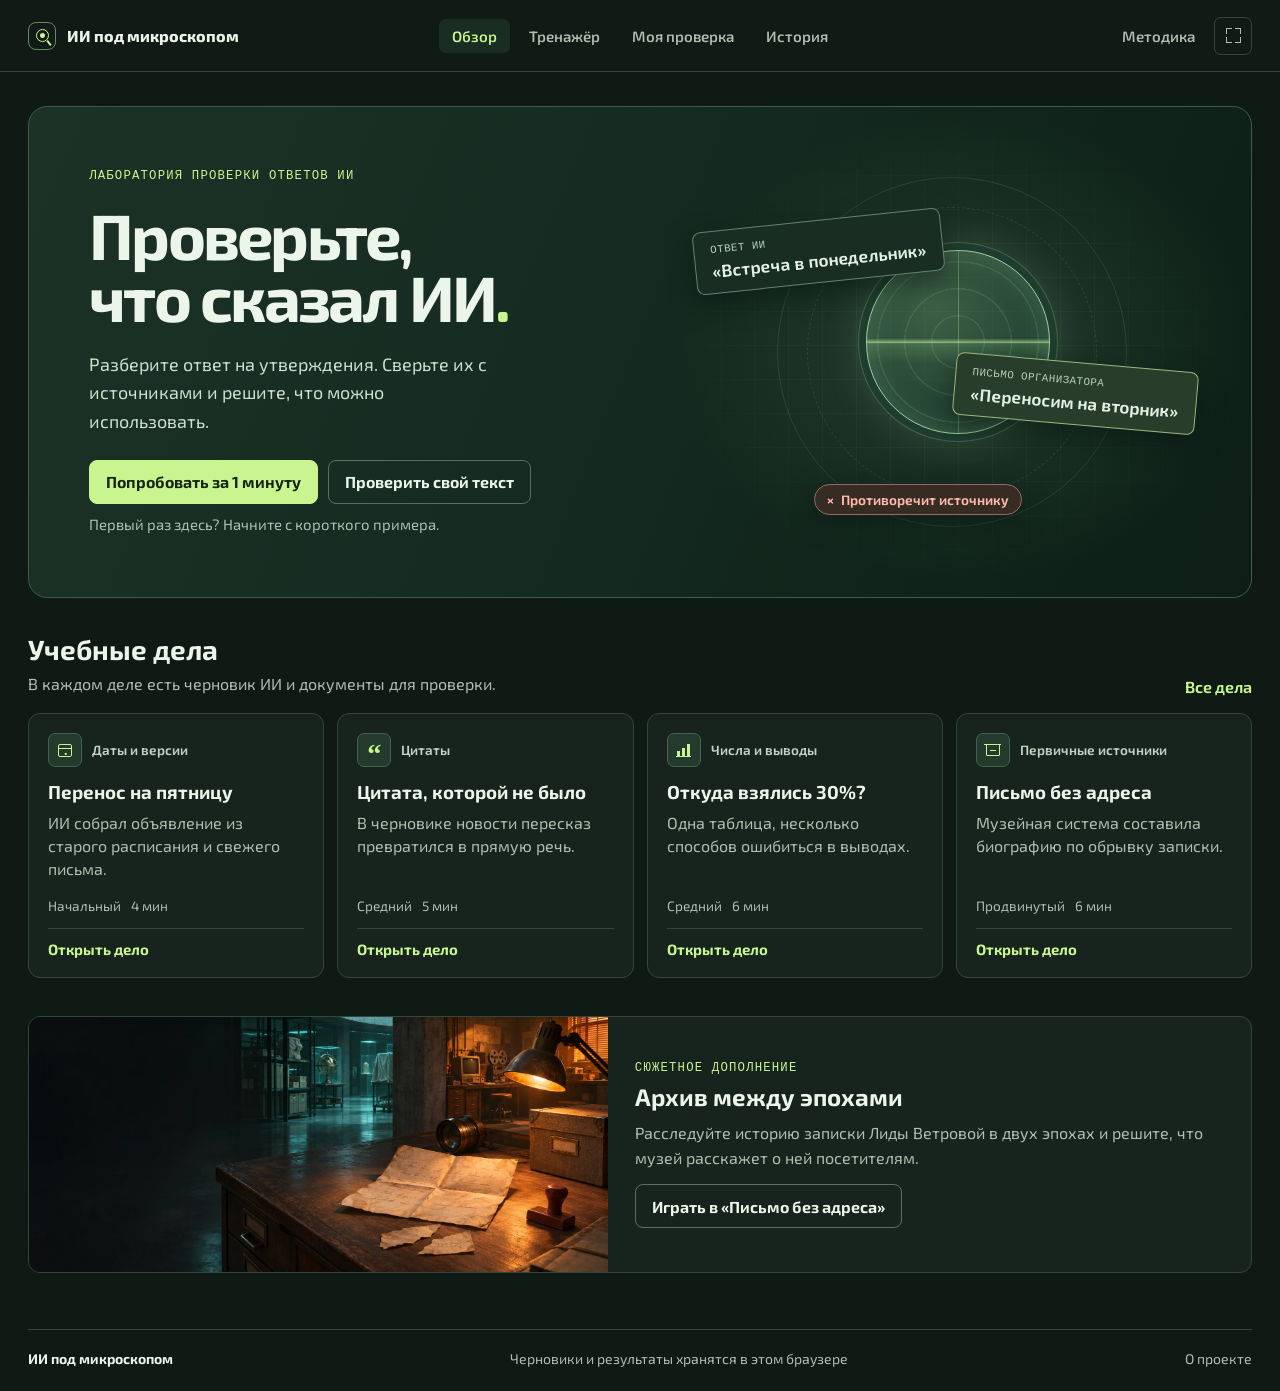
<file: index.html>
<!doctype html>
<html lang="ru">
<head>
  <meta charset="utf-8">
  <meta name="viewport" content="width=device-width, initial-scale=1">
  <meta name="description" content="Интерактивная лаборатория проверки ответов ИИ. Сверяйте утверждения с источниками и сохраняйте собственные отчёты.">
  <meta name="theme-color" content="#101a15">
  <meta property="og:title" content="ИИ под микроскопом">
  <meta property="og:description" content="Интерактивная лаборатория проверки ответов ИИ.">
  <link rel="icon" href="data:,">
  <title>ИИ под микроскопом</title>
  <link rel="stylesheet" href="microscope.css?v=2">
  <script src="cases.js?v=1" defer></script>
  <script src="microscope.js?v=2" defer></script>
</head>
<body>
  <a class="skip" href="#content">К содержанию</a>
  <header class="top">
    <a class="brand" href="#home" aria-label="ИИ под микроскопом, обзор"><span class="brand-mark" aria-hidden="true"></span>ИИ под микроскопом</a>
    <nav aria-label="Разделы приложения">
      <a data-nav="home" href="#home">Обзор</a>
      <a data-nav="practice" href="#practice">Тренажёр</a>
      <a data-nav="own" href="#own">Моя проверка</a>
      <a data-nav="history" href="#history">История</a>
    </nav>
    <div class="top-tools">
      <a class="top-help" data-nav="guide" href="#guide">Методика</a>
      <button class="icon-btn" id="app-fullscreen" type="button" aria-label="Развернуть приложение на весь экран" title="На весь экран" hidden><span class="fullscreen-mark" aria-hidden="true"></span></button>
    </div>
  </header>
  <main id="content" class="app" tabindex="-1"></main>
  <footer class="footer">
    <span>ИИ под микроскопом</span>
    <span>Черновики и результаты хранятся в этом браузере</span>
    <a href="#about">О проекте</a>
  </footer>
  <p class="sr-only" id="announcer" role="status"></p>
  <noscript><p class="noscript">Для работы лаборатории включите JavaScript в браузере.</p></noscript>
</body>
</html>
</file>
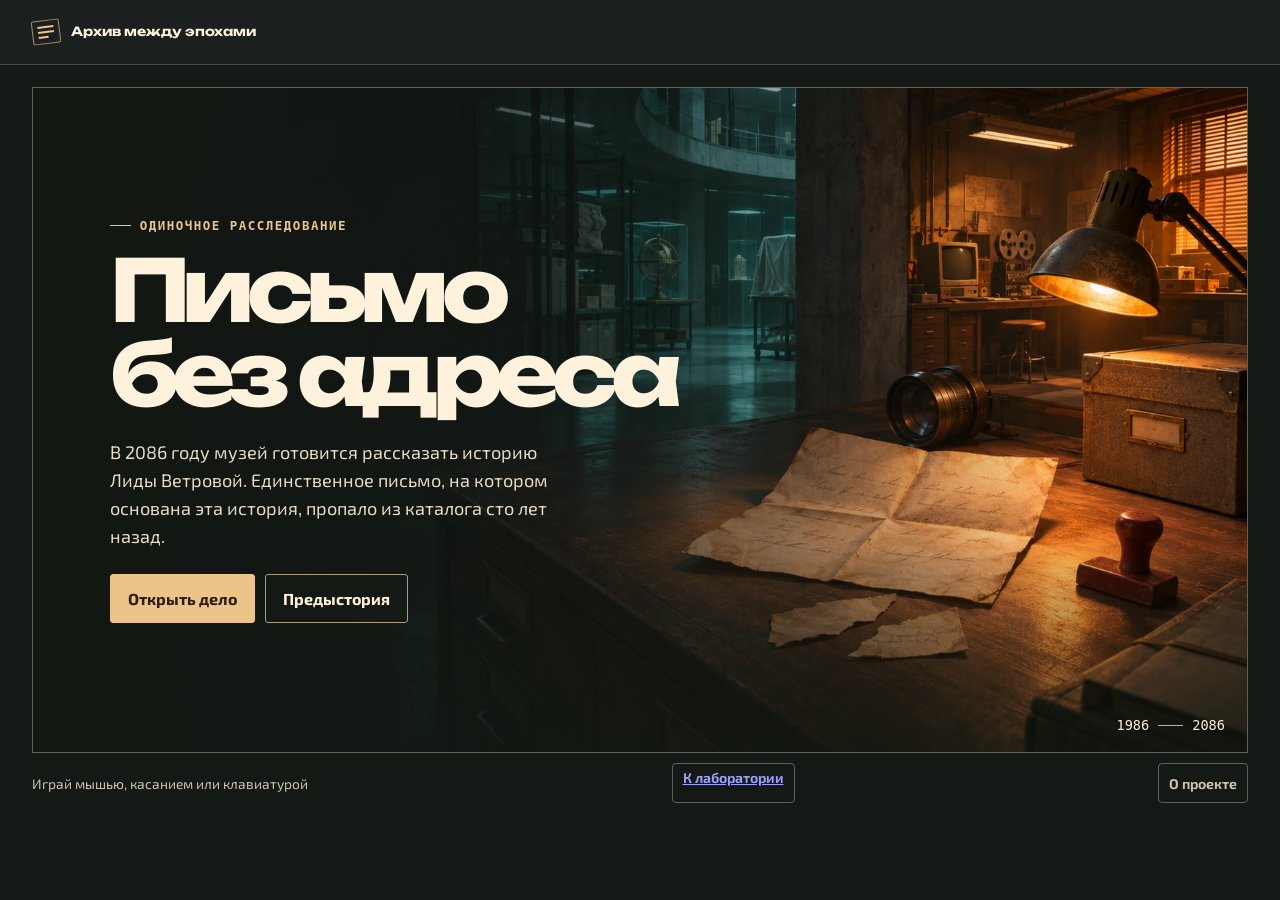
<file: archive.html>
<!doctype html>
<html lang="ru">
<head>
  <meta charset="utf-8">
  <meta name="viewport" content="width=device-width, initial-scale=1">
  <meta name="description" content="Одиночное расследование в двух эпохах. Восстанови письмо, проверь музейную сводку и реши, что попадёт на выставку.">
  <meta name="theme-color" content="#1b201e">
  <link rel="stylesheet" href="style.css?v=4">
  <title>Архив между эпохами</title>
  <script src="game.js?v=4" defer></script>
  <script src="menu.js?v=4" defer></script>
</head>
<body data-era="past" data-room="lab" data-view="menu">
  <header class="topbar">
    <div class="shell topbar-inner">
      <div class="brand"><span class="seal" aria-hidden="true"><i></i><i></i><i></i></span><span>Архив между эпохами</span></div>
    </div>
  </header>

  <main class="shell menu-screen" id="main-menu" aria-labelledby="menu-title">
    <section class="cover-art">
      <div class="cover-content">
        <p class="menu-kicker"><span></span> Одиночное расследование</p>
        <h1 id="menu-title" tabindex="-1">Письмо<br>без адреса</h1>
        <p class="cover-intro">В 2086 году музей готовится рассказать историю Лиды Ветровой. Единственное письмо, на котором основана эта история, пропало из каталога сто лет назад.</p>
        <div class="menu-actions">
          <button type="button" class="hero-button" id="start-game">Открыть дело</button>
          <button type="button" class="cover-button" id="read-prologue">Предыстория</button>
        </div>
        <p class="menu-progress" id="menu-progress" hidden></p>
      </div>
      <p class="cover-eras"><span>1986</span><i></i><span>2086</span></p>
    </section>
    <footer class="menu-footer">
      <span>Играй мышью, касанием или клавиатурой</span>
      <a class="text-btn" href="index.html">К лаборатории</a>
      <button class="text-btn" id="menu-credits" type="button">О проекте</button>
    </footer>
    <noscript><p class="browser-note">Чтобы играть, включи JavaScript в браузере.</p></noscript>
  </main>

  <main class="shell game-screen" id="game-view" hidden>
    <section class="case-heading" aria-labelledby="case-title">
      <div>
        <p class="eyebrow case-tag" id="case-number">Дело № 17</p>
        <h1 id="case-title" tabindex="-1">Письмо без адреса</h1>
      </div>
      <div class="game-controls">
        <div class="topbar-actions" role="group" aria-label="Управление игрой">
          <button class="quiet" id="back-menu" type="button">В меню</button>
          <button class="quiet" id="help" type="button">Как играть</button>
          <button class="quiet fullscreen" id="fullscreen" type="button" aria-pressed="false"><span class="fullscreen-icon" aria-hidden="true"></span><span id="fullscreen-label">Игра на весь экран</span></button>
        </div>
        <ol class="steps" id="steps" aria-label="Ход расследования"></ol>
      </div>
    </section>

    <div class="game-layout">
      <section class="game" aria-label="Архив">
        <div class="room-bar">
          <nav id="room-nav" class="room-nav" aria-label="Локации"></nav>
          <div class="time-controls">
            <div class="eras" role="group" aria-label="Выбор эпохи">
              <button type="button" data-era-control="past" aria-pressed="true" aria-keyshortcuts="1">1986 <span>прошлое</span></button>
              <button type="button" data-era-control="future" aria-pressed="false" aria-keyshortcuts="2">2086 <span>будущее</span></button>
            </div>
            <button class="quiet compare-toggle" id="compare" type="button" aria-pressed="false" aria-controls="compare-controls"><span aria-hidden="true">◫</span> Сравнить эпохи</button>
          </div>
        </div>
        <div class="scene" id="scene">
          <img src="assets/1986.webp" id="scene-image-past" alt="" width="1536" height="512" class="past-room" draggable="false">
          <img src="assets/2086.webp" id="scene-image-future" alt="" width="1536" height="512" class="future-room" draggable="false">
          <div class="scene-caption"><span class="lamp" aria-hidden="true"></span><span id="location">Лаборатория архива</span></div>
          <div class="hotspots" id="hotspots" aria-label="Предметы в комнате"></div>
          <div class="compare-surface" id="compare-surface" aria-hidden="true" hidden>
            <div class="compare-split"><span>‹ ›</span></div>
          </div>
          <div class="scene-transit" id="scene-transit" aria-hidden="true"><span></span></div>
        </div>
        <div class="compare-controls" id="compare-controls" hidden>
          <div class="compare-range">
            <span aria-hidden="true">1986</span>
            <input id="compare-range" type="range" min="0" max="100" value="50" aria-label="Граница между прошлым и будущим" aria-describedby="compare-note">
            <span aria-hidden="true">2086</span>
          </div>
          <p id="compare-note" role="status">Проведи границу в обе стороны, чтобы сверить два снимка.</p>
          <button class="quiet" id="compare-evidence" type="button" hidden>Зафиксировать наблюдение</button>
        </div>
        <div class="room-bench" id="room-bench" aria-label="Механизмы"></div>
        <section class="inventory" aria-labelledby="inventory-title">
          <div class="inventory-head">
            <h2 id="inventory-title"><span aria-hidden="true">▧</span> Инвентарь</h2>
            <span class="inventory-caption">Перетащи предмет или выбери, куда его применить</span>
          </div>
          <div class="inventory-items" id="inventory-items"></div>
          <p class="inventory-empty" id="inventory-empty">Осматривай предметы в комнате, чтобы пополнить инвентарь.</p>
          <p class="inventory-status" id="inventory-status" role="status"></p>
        </section>
      </section>

      <aside class="sidebar">
        <section class="mission" aria-labelledby="mission-label">
          <p class="eyebrow" id="mission-label">Текущая задача</p>
          <p id="mission" aria-live="polite"></p>
          <button class="quiet hint" id="hint" type="button"><span aria-hidden="true">✦</span> Подсказка</button>
        </section>
        <section class="journal" aria-labelledby="journal-title">
          <div class="journal-header">
            <span class="journal-icon" aria-hidden="true">▤</span>
            <h2 id="journal-title">Журнал находок</h2>
            <span id="clue-count" class="count">0</span>
          </div>
          <ul class="clues" id="clues"></ul>
          <p class="empty" id="empty">Осмотренные документы можно перечитать здесь в любой эпохе.</p>
        </section>
      </aside>
    </div>
    <footer class="footer"><span id="save-status">Прогресс сохраняется в этом браузере</span><button class="text-btn" id="credits" type="button">Об игре</button></footer>
    <p class="sr-only" id="view-status" role="status"></p>
  </main>

  <div id="overlay-home">
    <dialog id="overlay" aria-labelledby="dialog-title">
    <div class="dialog-head">
      <div><p class="eyebrow" id="dialog-kicker"></p><h2 id="dialog-title"></h2></div>
      <form method="dialog"><button class="close" type="submit" aria-label="Закрыть">×</button></form>
    </div>
    <div id="dialog-body" class="dialog-body"></div>
    </dialog>
  </div>
</body>
</html>
</file>
<file: microscope.css>
@font-face {
  font-family: Exo;
  src: url("assets/fonts/exo-2.ttf") format("truetype");
  font-style: normal;
  font-weight: 100 900;
  font-display: swap;
}

:root {
  color-scheme: dark;
  --base: #101a15;
  --deep: #0c1511;
  --surface: #16241d;
  --raised: #1b2d23;
  --line: #31473a;
  --line-strong: #537361;
  --white: #ecf5e9;
  --muted: #aebfb2;
  --accent: #c8f58f;
  --ink: #172412;
  --red: #ffb1a6;
  --amber: #f5d392;
  --mono: ui-monospace, Consolas, monospace;
  font-family: Exo, system-ui, sans-serif;
  background: var(--base);
  color: var(--white);
  font-size: 1rem;
}

*, *::before, *::after { box-sizing: border-box; }
[hidden] { display: none !important; }
body { margin: 0; min-block-size: 100vh; display: flex; flex-direction: column; }
button, input, textarea { font: inherit; }
button { cursor: pointer; }
button:disabled { cursor: default; opacity: .55; }
a { color: inherit; text-decoration: none; }
button, a, input, textarea { -webkit-tap-highlight-color: transparent; }
:focus-visible { outline: 2px solid var(--accent); outline-offset: 4px; }
h1, h2, h3, p, blockquote { margin: 0; }
h2, h3 { line-height: 1.2; }
p { line-height: 1.58; }
img { display: block; max-inline-size: 100%; }
fieldset { border: 0; padding: 0; margin: 0; min-inline-size: 0; }
legend { padding: 0; margin-bottom: 10px; font-weight: 650; }
.sr-only, .skip:not(:focus) { position: absolute; inline-size: 1px; block-size: 1px; overflow: hidden; clip-path: inset(50%); white-space: nowrap; }
.skip:focus { position: fixed; z-index: 8; top: 8px; left: 8px; padding: 12px 18px; background: var(--accent); color: var(--ink); }
.noscript { padding: 32px; text-align: center; }

.top {
  display: grid;
  grid-template-columns: 1fr auto 1fr;
  align-items: center;
  gap: 22px;
  min-height: 72px;
  padding-inline: max(28px, calc((100% - 1312px) / 2));
  background: #101b15;
  border-bottom: 1px solid var(--line);
}
.brand { display: inline-flex; align-items: center; gap: 11px; justify-self: start; font-weight: 760; white-space: nowrap; }
.brand-mark { width: 28px; height: 28px; border: 1px solid #668862; position: relative; display: inline-grid; place-items: center; border-radius: 8px; }
.brand-mark::before, .brand-mark::after { content: ""; position: absolute; }
.brand-mark::before { width: 13px; height: 13px; background: radial-gradient(circle, var(--accent) 0 2px, transparent 3px); border: 1px solid var(--accent); border-radius: 50%; }
.brand-mark::after { width: 2px; height: 6px; background: var(--accent); bottom: 3px; right: 5px; transform: rotate(-38deg); }
.top nav, .top-tools { display: flex; align-items: center; gap: 6px; }
.top nav a, .top-help { padding: 8px 13px; border-radius: 7px; color: var(--muted); white-space: nowrap; font-weight: 580; font-size: .94rem; }
.top nav a:hover, .top-help:hover { background: var(--surface); color: var(--white); }
.top nav a[aria-current], .top-help[aria-current] { background: var(--raised); color: var(--accent); }
.top-tools { justify-self: end; }
.icon-btn { width: 38px; height: 38px; display: inline-grid; place-items: center; border: 1px solid var(--line); border-radius: 7px; background: transparent; color: var(--white); }
.icon-btn:hover { background: var(--raised); border-color: var(--line-strong); }
.fullscreen-mark { width: 15px; height: 15px; background:
  linear-gradient(var(--muted),var(--muted)) 0 0 / 6px 1px,
  linear-gradient(var(--muted),var(--muted)) 0 0 / 1px 6px,
  linear-gradient(var(--muted),var(--muted)) 100% 0 / 6px 1px,
  linear-gradient(var(--muted),var(--muted)) 100% 0 / 1px 6px,
  linear-gradient(var(--muted),var(--muted)) 0 100% / 6px 1px,
  linear-gradient(var(--muted),var(--muted)) 0 100% / 1px 6px,
  linear-gradient(var(--muted),var(--muted)) 100% 100% / 6px 1px,
  linear-gradient(var(--muted),var(--muted)) 100% 100% / 1px 6px;
  background-repeat: no-repeat;
}
.app, .footer { width: min(1312px, calc(100% - 56px)); margin-inline: auto; }
.app { flex: 1; padding-block: 34px 56px; }
.footer { display: flex; align-items: baseline; justify-content: space-between; gap: 16px; padding-block: 20px 24px; border-top: 1px solid var(--line); color: var(--muted); font-size: .875rem; }
.footer span:first-child { font-weight: 700; color: var(--white); }
.footer a:hover, .plain-link:hover, .crumb:hover { color: var(--white); text-decoration: underline; }

.actions { display: flex; gap: 10px; align-items: center; flex-wrap: wrap; }
.btn {
  min-height: 44px;
  display: inline-flex;
  align-items: center;
  justify-content: center;
  padding: 9px 16px;
  border-radius: 8px;
  border: 1px solid transparent;
  font-weight: 690;
  transition: background-color .18s, border-color .18s, color .18s, translate .18s;
}
.btn:not(:disabled):active { translate: 0 1px; }
.primary { background: var(--accent); border-color: var(--accent); color: var(--ink); }
.primary:not(:disabled):hover { background: #dafbb5; border-color: #dafbb5; }
.ghost { border-color: var(--line-strong); background: transparent; color: var(--white); }
.ghost:not(:disabled):hover { border-color: #89a886; background: var(--raised); }
.btn.small { min-height: 37px; font-size: .89rem; padding: 6px 12px; }
.plain-link, .text-button, .crumb { color: var(--accent); }
.text-button { background: none; border: 0; padding: 5px 1px; font-weight: 650; }
.text-button:hover { text-decoration: underline; }
.overline { color: var(--accent); font-family: var(--mono); font-size: .77rem; text-transform: uppercase; letter-spacing: .095em; }
.muted { color: var(--muted); }

.hero {
  position: relative;
  isolation: isolate;
  display: grid;
  grid-template-columns: 1.02fr .98fr;
  min-height: 415px;
  overflow: hidden;
  border: 1px solid #405b48;
  border-radius: 19px;
  background: linear-gradient(112deg, #1d3227 0%, #152a20 48%, #0c1e16 100%);
}
.hero-copy { position: relative; z-index: 2; padding: clamp(28px, 4.7vw, 65px); align-self: center; }
.hero h1 { font-size: clamp(2.7rem, 5vw, 4.75rem); font-weight: 730; letter-spacing: -.043em; line-height: .98; margin-top: 17px; }
.hero h1 span { color: var(--accent); }
.hero-copy > p:not(.overline) { max-width: 400px; margin-block: 21px 25px; font-size: 1.12rem; color: #d0dfd0; }
.hero-copy > p.hero-start-note { margin-block: 9px 0; font-size: .93rem; color: var(--muted); }
.specimen { position: relative; min-height: 318px; align-self: stretch; user-select: none; overflow: hidden; background: radial-gradient(ellipse at 52% 49%, #38564180, transparent 66%); }
.specimen-grid { position: absolute; inset: 0; background-image: linear-gradient(#b8e9ab13 1px, transparent 1px), linear-gradient(90deg,#b8e9ab13 1px,transparent 1px); background-size: 34px 34px; mask-image: radial-gradient(ellipse, #000, transparent 72%); }
.specimen-orbit { position: absolute; top: 50%; left: 50%; transform: translate(-50%,-50%); aspect-ratio: 1; border: 1px solid #9bc78d25; border-radius: 50%; }
.orbit-outer { width: min(80%, 350px); }
.orbit-inner { width: min(68%, 290px); border-style: dashed; }
.specimen-lens {
  position: absolute; top: 48%; left: 51%; width: min(42%, 184px); aspect-ratio: 1;
  transform: translate(-50%, -50%); z-index: 1; overflow: hidden;
  border: 1px solid #a1cfa4; border-radius: 50%;
  background: repeating-radial-gradient(circle, transparent 0 25px, #aadd9a20 26px 27px), radial-gradient(circle at 36% 28%, #61926670, #224434ce 70%);
  box-shadow: 0 0 0 7px #143427cc, 0 0 0 8px #72997766, 0 0 44px #bee89c34, inset 0 0 29px #8bc08b4d;
}
.specimen-lens::before, .specimen-lens::after { content: ""; position: absolute; background: #c7f6a746; }
.specimen-lens::before { top: 50%; width: 100%; height: 1px; }
.specimen-lens::after { left: 50%; height: 100%; width: 1px; }
.specimen-lens span { position: absolute; inset: 0; background: linear-gradient(transparent 48%, #d4ffab78 50%, #a6ee9f27 51%, transparent 62%); animation: scan 6.5s ease-in-out infinite; }
@keyframes scan { 0%, 100% { transform: translateY(-45%); } 50% { transform: translateY(45%); } }
.fragment { position: absolute; z-index: 2; display: grid; gap: 5px; padding: 12px 16px; border: 1px solid #658172; border-radius: 8px; background: #192d23; box-shadow: 0 10px 26px #0915108c; }
.fragment span { font-family: var(--mono); color: #b8cfb9; font-size: .68rem; letter-spacing: .04em; }
.fragment strong { font-size: clamp(.83rem, 1.4vw, 1.07rem); font-weight: 650; color: #e3efe1; }
.fragment-draft { top: 23%; left: 7%; transform: rotate(-6deg); }
.fragment-source { top: 52%; right: 9%; transform: rotate(5deg); background: #283d2a; border-color: #9ab77e; }
.specimen-result { position: absolute; top: 77%; left: 27%; z-index: 3; padding: 6px 12px; border: 1px solid #9a6a62; color: #ffb8a9; background: #372c24; box-shadow: 0 6px 24px #09151099; border-radius: 99px; font-size: .85rem; font-weight: 650; white-space: nowrap; }
.specimen-result span { padding-right: 4px; }

.home-cases { margin-top: 35px; }
.section-head { display: flex; flex-wrap: wrap; align-items: end; justify-content: space-between; gap: 10px 20px; margin-bottom: 17px; }
.section-head h2 { font-size: 1.73rem; }
.section-head p { margin-top: 5px; color: var(--muted); }
.plain-link { font-weight: 650; }
.case-grid { display: grid; grid-template-columns: repeat(4, minmax(0, 1fr)); gap: 13px; }
.case-card { display: flex; flex-direction: column; padding: 19px; border: 1px solid var(--line); border-radius: 12px; background: var(--surface); min-width: 0; transition: border-color .2s, translate .2s; }
.case-card:hover, .case-card:focus-within { border-color: #88a581; translate: 0 -2px; }
.case-top { display: flex; align-items: center; gap: 10px; color: #c0d2c1; font-size: .84rem; font-weight: 630; }
.glyph { flex: 0 0 34px; width: 34px; height: 34px; display: grid; place-items: center; position: relative; border-radius: 7px; border: 1px solid #456350; background: #233a2d; color: var(--accent); line-height: 1; font-weight: 750; }
.glyph::before, .glyph::after { position: absolute; }
.glyph-calendar::before { content: ""; width: 14px; height: 13px; border: 1px solid currentColor; border-radius: 2px; background: linear-gradient(transparent 25%, currentColor 26% 33%, transparent 34%); }
.glyph-calendar::after { content: "·"; margin-top: 5px; }
.glyph-quote::before { content: "“"; font-family: Georgia,serif; font-size: 1.77rem; margin-top: 9px; }
.glyph-chart::before { content: ""; height: 13px; width: 15px; border-bottom: 1px solid currentColor; background: linear-gradient(currentColor,currentColor) 1px 100% / 3px 5px, linear-gradient(currentColor,currentColor) 6px 100% / 3px 8px, linear-gradient(currentColor,currentColor) 11px 100% / 3px 12px; background-repeat: no-repeat; }
.glyph-archive::before { content: ""; width: 14px; height: 12px; border: 1px solid currentColor; border-radius: 1px; background: linear-gradient(currentColor,currentColor) 50% 54% / 6px 1px no-repeat; }
.glyph-archive::after { content: ""; height: 1px; width: 17px; background: currentColor; top: 10px; }
.case-card h3 { font-size: 1.17rem; margin-block: 14px 7px; }
.case-card h3 a:hover { color: var(--accent); }
.case-card > p { flex: 1; color: var(--muted); line-height: 1.45; }
.case-meta { display: flex; flex-wrap: wrap; gap: 4px 10px; font-size: .85rem; margin-top: 17px; color: var(--muted); }
.case-score { color: var(--accent); font-family: var(--mono); }
.case-link { display: block; margin-top: 14px; border-top: 1px solid var(--line); padding-top: 11px; color: var(--accent); font-size: .93rem; font-weight: 700; }
.case-link:hover { text-decoration: underline; }
.archive-promo { display: grid; grid-template-columns: minmax(0, .9fr) 1fr; border: 1px solid var(--line); border-radius: 12px; overflow: hidden; margin-top: 38px; background: var(--surface); }
.archive-promo img { width: 100%; height: 100%; max-height: 255px; object-fit: cover; object-position: 75% 55%; }
.archive-promo > div { padding: 22px 27px 24px; align-self: center; }
.archive-promo h2 { margin: 4px 0 8px; }
.archive-promo p:not(.overline) { color: var(--muted); margin-bottom: 14px; }

.page-heading { max-width: 800px; margin-bottom: 23px; }
.page-heading h1 { font-size: clamp(2.05rem, 4.4vw, 3.56rem); font-weight: 730; letter-spacing: -.036em; line-height: 1.04; overflow-wrap: anywhere; }
.page-heading p:not(.overline) { margin-top: 8px; color: var(--muted); font-size: 1.08rem; }
.page-heading .overline { margin-bottom: 9px; }
.crumb { display: inline-flex; margin-bottom: 14px; font-weight: 620; }
.practice-tools { display: flex; flex-wrap: wrap; align-items: center; gap: 10px 21px; margin: 0 0 16px; color: var(--muted); }
.switch-label { color: var(--white); font-weight: 620; }
input[type="checkbox"], input[type="radio"] { accent-color: var(--accent); }
.case-status { display: flex; gap: 8px 18px; align-items: center; flex-wrap: wrap; margin-bottom: 14px; color: var(--muted); }
.progress { display: flex; flex-wrap: wrap; align-items: center; gap: 5px 9px; font-size: .9rem; }
.progress strong { color: var(--accent); font-family: var(--mono); }
progress { width: 85px; height: 7px; appearance: none; border: 0; border-radius: 12px; background: var(--line); }
progress::-webkit-progress-bar { border-radius: 12px; background: var(--line); }
progress::-webkit-progress-value { border-radius: 12px; background: var(--accent); transition: width .2s ease; }
progress::-moz-progress-bar { border-radius: 12px; background: var(--accent); }
.case-status > span { padding-left: 11px; border-left: 1px solid var(--line); font-size: .85rem; }

.demo { max-width: 950px; margin-inline: auto; }
.demo-panel { padding: clamp(19px, 4.5vw, 50px); border: 1px solid #526f53; border-radius: 16px; background: linear-gradient(135deg, #203528, var(--surface) 65%); }
.demo-panel .page-heading { margin-bottom: 21px; }
.demo-content { display: grid; gap: 18px; justify-items: start; animation: appear .22s ease both; }
.demo-document { width: 100%; padding: 15px 17px; border-radius: 8px; background: var(--deep); border-left: 3px solid var(--line-strong); }
.demo-source { border-left-color: var(--accent); }
.demo-document blockquote, .demo-feedback blockquote { margin-top: 5px; font-size: clamp(1.07rem, 2.4vw, 1.34rem); line-height: 1.4; }
.demo-compare { display: grid; grid-template-columns: 1fr 1fr; gap: 10px; width: 100%; }
.demo-options { display: flex; flex-wrap: wrap; gap: 8px; }
.demo-options .btn span { color: var(--signal); margin-right: 7px; }
.demo-feedback { max-width: 710px; }
.demo-feedback .feedback-title { font-size: 1.17rem; font-weight: 700; color: var(--accent); margin-bottom: 6px; }
.demo-feedback blockquote { padding: 10px 13px; border-left: 3px solid var(--accent); background: var(--deep); border-radius: 5px; }
.next-step { display: flex; flex-wrap: wrap; justify-content: space-between; align-items: center; gap: 8px 16px; padding: 11px 13px; margin-bottom: 13px; border: 1px solid #587456; border-radius: 9px; background: #203427; }
.next-step strong { color: var(--accent); }
.next-step p { line-height: 1.38; margin-top: 2px; }

.workbench { display: grid; grid-template-columns: 1.06fr .94fr; align-items: start; gap: 14px; }
.panel { border: 1px solid var(--line); border-radius: 12px; background: var(--surface); min-width: 0; }
.panel-heading { padding-bottom: 13px; }
.workbench .panel-heading { padding: 18px 18px 13px; }
.panel-heading h2 { font-size: 1.32rem; }
.panel-heading p { color: var(--muted); margin-top: 4px; }
.claim-list, .source-list { padding-inline: 13px; display: grid; gap: 6px; }
.claim-selector, .source-button { min-width: 0; border: 1px solid var(--line); background: var(--deep); color: var(--white); width: 100%; border-radius: 8px; padding: 9px 10px; text-align: left; display: grid; align-items: center; gap: 9px; }
.claim-selector { grid-template-columns: auto minmax(0,1fr) auto; min-height: 48px; overflow-wrap: anywhere; }
.source-button { grid-template-columns: 1fr auto; }
.source-button small { display: block; margin-top: 3px; font-size: .83rem; color: var(--muted); }
.claim-selector:hover, .source-button:hover { border-color: var(--line-strong); }
.claim-selector.selected, .source-button.selected { background: var(--raised); border-color: #6f986b; }
.claim-number { display: inline-grid; width: 25px; height: 25px; place-items: center; border-radius: 5px; border: 1px solid var(--line-strong); color: var(--accent); font: .85rem var(--mono); vertical-align: middle; }
.claim-check { color: var(--accent); }
.claim-detail { padding: 16px 18px; }
.verdict-options, .decision-options { display: flex; flex-wrap: wrap; gap: 7px; }
.verdict-option { position: relative; cursor: pointer; }
.verdict-option input { position: absolute; width: 1px; height: 1px; opacity: 0; }
.verdict-option span, .status { display: inline-block; font-size: .91rem; padding: 6px 8px; border: 1px solid var(--line); border-radius: 6px; background: var(--deep); }
.verdict-option span b { color: var(--signal); }
.supported { --signal: var(--accent); }
.contradicted { --signal: var(--red); }
.unknown { --signal: var(--amber); }
.verdict-option input:checked + span, .status { color: var(--signal); border-color: var(--signal); background: var(--raised); }
.verdict-option:hover span { border-color: var(--signal); }
.verdict-option input:focus-visible + span { outline: 2px solid var(--accent); outline-offset: 3px; }
.evidence-heading { display: flex; flex-wrap: wrap; align-items: baseline; justify-content: space-between; margin: 16px 0 6px; gap: 4px 10px; }
.evidence-heading h3, .report-card h3 { font-size: 1rem; }
.attached { display: grid; gap: 8px; list-style: none; margin: 0; padding: 0; }
.attached li { display: flex; align-items: start; gap: 8px; justify-content: space-between; padding: 9px 10px; background: var(--deep); border: 1px solid var(--line); border-radius: 8px; overflow-wrap: anywhere; }
.attached blockquote { margin-top: 3px; color: var(--muted); white-space: pre-wrap; }
.icon-btn.remove { flex: 0 0 32px; width: 32px; height: 32px; font-size: 1.15rem; }
.source-content { padding: 12px 13px 0; }
.excerpt { padding: 11px 12px; border-left: 2px solid #769471; background: #1b2b22; border-radius: 0 7px 7px 0; margin-bottom: 8px; animation: appear .18s ease-out both; }
.excerpt blockquote { margin-bottom: 8px; line-height: 1.48; }
.attached-button { background: #233b27; border-color: #6a9463; color: var(--accent); }
.source-tip { margin: 2px 13px 13px; font-size: .91rem; color: var(--muted); }
.source-actions { display: flex; flex-wrap: wrap; justify-content: space-between; gap: 5px 12px; padding: 3px 13px 12px; }
.editor { padding: 18px; margin-top: 14px; }
.field { display: block; margin-bottom: 13px; font-weight: 630; }
.field input, .field textarea { display: block; margin-top: 6px; width: 100%; min-height: 42px; border: 1px solid var(--line-strong); background: var(--deep); color: var(--white); padding: 9px 11px; border-radius: 8px; font-weight: 430; }
.field textarea { resize: vertical; line-height: 1.5; }
.field input::placeholder, .field textarea::placeholder { color: #a6b8aa; opacity: 1; }
.decision-options label { padding: 8px 10px; background: var(--deep); border: 1px solid var(--line); border-radius: 6px; cursor: pointer; }
.end-actions { margin-top: 16px; }
.error { color: var(--red); font-size: .92rem; }
.claim-detail > .error { margin: 0 0 10px; }
.error:empty { display: none; }
.selection-tip { margin-top: 8px; }
.own-workbench { margin-top: 14px; }
.own-evidence { padding: 0 18px 18px; display: grid; gap: 10px; justify-items: start; }
.own-evidence > ul, .own-evidence > form { width: 100%; }
.delete-claim { margin-top: 11px; color: var(--red); }

.history-list, .guide-steps { padding: 0; margin: 0; list-style: none; display: grid; gap: 10px; }
.history-list li { padding: 14px 17px; display: grid; grid-template-columns: minmax(0,1fr) auto auto; align-items: center; gap: 12px; }
.history-list h2 { font-size: 1.24rem; margin-top: 4px; overflow-wrap: anywhere; }
.history-list h2 a:hover { color: var(--accent); }
.history-score { color: var(--accent); font-family: var(--mono); }
.empty { padding: 26px; }
.empty p { margin: 8px 0 14px; color: var(--muted); }
.scoreboard { padding: 18px; display: grid; grid-template-columns: auto minmax(0,1fr) auto; gap: 15px; align-items: center; margin-bottom: 13px; background: linear-gradient(110deg, #263f2e, var(--surface)); }
.scoreboard h2 { font-size: 1.35rem; margin-bottom: 3px; }
.scoreboard p, .score-details { color: var(--muted); }
.score-number { min-width: 88px; padding: 6px 12px; border-radius: 9px; background: var(--deep); border: 1px solid #6d955e; text-align: center; color: var(--accent); }
.score-number strong { display: block; font-size: 2.45rem; line-height: 1.1; }
.score-number span { font-family: var(--mono); font-size: .79rem; }
.score-details { display: grid; gap: 4px; }
.score-details span { display: flex; justify-content: space-between; gap: 12px; }
.score-details b { color: var(--white); }
.report-claims { display: grid; gap: 8px; }
.report-card { padding: 13px 17px; animation: appear .2s ease-out both; }
.report-card-head { display: flex; flex-wrap: wrap; gap: 7px 14px; align-items: baseline; justify-content: space-between; }
.report-card h2 { font-size: 1.12rem; overflow-wrap: anywhere; }
.expected { margin-top: 8px; }
.report-sources { margin-block: 11px 6px; }
.report-sources blockquote, .report-conclusion blockquote { padding: 8px 10px; border-left: 2px solid #71936c; white-space: pre-wrap; overflow-wrap: anywhere; background: var(--deep); border-radius: 0 6px 6px 0; margin-top: 6px; line-height: 1.47; }
.report-sources strong { display: block; font-size: .92rem; }
.report-sources span { color: var(--muted); }
.report-conclusion h3, .report-conclusion .lesson { margin-top: 12px; }
.report-conclusion .lesson { color: var(--accent); }
.original-report { padding: 12px 17px; margin-bottom: 13px; }
.original-report summary { font-weight: 650; cursor: pointer; }
.original-report p { white-space: pre-wrap; overflow-wrap: anywhere; margin-top: 8px; }
.guide-steps { counter-reset: steps; }
.guide-steps li { position: relative; padding: 14px 17px 14px 54px; }
.guide-steps li::before { counter-increment: steps; content: counter(steps); position: absolute; left: 14px; top: 15px; display: grid; place-items: center; width: 27px; height: 27px; border: 1px solid #638460; border-radius: 5px; font: .9rem var(--mono); color: var(--accent); }
.guide-steps h2, .guide-card h2 { font-size: 1.22rem; margin-bottom: 5px; }
.guide-steps p, .guide-card p { color: var(--muted); }
.guide-grid { display: grid; grid-template-columns: repeat(3,1fr); gap: 12px; }
.guide-card { padding: 16px; }
.guide-actions { margin-top: 19px; }
@keyframes appear { from { opacity: .52; transform: translateY(4px); } to { opacity: 1; transform: none; } }

@media (max-width: 1030px) {
  .hero-copy { padding: 32px; }
  .hero { min-height: 385px; }
  .case-card { padding: 14px; }
}
@media (max-width: 790px) {
  .top { grid-template-columns: 1fr 1fr; gap: 5px 10px; padding: 10px 18px; }
  .top nav { grid-row: 2; grid-column: 1/-1; flex-wrap: wrap; }
  .top nav a, .top-help { padding-inline: 9px; }
  .top-tools { grid-row: 1; grid-column: 2; }
  .app, .footer { width: calc(100% - 36px); }
  .app { padding-top: 22px; }
  .case-grid { grid-template-columns: repeat(2,minmax(0,1fr)); }
  .specimen-result { left: 11%; }
  .fragment-source { right: 5%; }
}
@media (max-width: 650px) {
  .hero, .workbench, .archive-promo, .guide-grid { grid-template-columns: minmax(0,1fr); }
  .hero-copy { padding: 26px 22px 2px; }
  .hero h1 { font-size: clamp(2.35rem, 9vw, 3.6rem); }
  .hero-copy > p:not(.overline) { font-size: 1rem; margin-block: 14px 17px; }
  .hero-copy > p.hero-start-note { margin-block: 9px 0; font-size: .93rem; }
  .demo-compare { grid-template-columns: 1fr; }
  .specimen { min-height: 239px; max-width: 435px; width: 100%; justify-self: center; }
  .specimen-lens { width: min(40%, 137px); }
  .orbit-outer { width: 205px; }
  .orbit-inner { width: 169px; }
  .fragment { padding: 9px 10px; }
  .fragment-draft { top: 24%; }
  .fragment-source { top: 51%; }
  .specimen-result { top: 79%; left: 18%; }
  .archive-promo img { height: 155px; object-position: 65% 45%; }
  .archive-promo > div { padding: 18px; }
  .footer { display: grid; grid-template-columns: 1fr auto; gap: 5px 10px; }
  .footer span:nth-child(2) { grid-column: 1/-1; grid-row: 2; }
  .scoreboard { grid-template-columns: auto minmax(0,1fr); }
  .score-details { grid-column: 1/-1; display: flex; flex-wrap: wrap; gap: 4px 12px; }
  .score-details span { gap: 4px; }
}
@media (max-width: 390px) {
  .app, .footer { width: calc(100% - 24px); }
  .top { padding-inline: 10px; gap: 4px; }
  .top nav a, .top-help { padding-inline: 7px; font-size: .86rem; }
  .brand { gap: 6px; font-size: .92rem; }
  .top-tools { gap: 1px; }
  .top-tools .icon-btn { width: 30px; height: 33px; }
  .hero-copy { padding-inline: 15px; }
  .case-grid { grid-template-columns: minmax(0, 1fr); }
  .history-list li { gap: 7px; padding-inline: 10px; }
  .history-list .btn { padding-inline: 7px; }
}
@media (prefers-reduced-motion: reduce) {
  *, *::before, *::after { animation-duration: .01ms !important; animation-iteration-count: 1 !important; transition-duration: .01ms !important; }
}
</file>
<file: style.css>
@font-face {
  font-family: Unbounded;
  src: url("assets/fonts/unbounded.ttf") format("truetype");
  font-weight: 200 900;
  font-display: swap;
}
@font-face {
  font-family: "Exo 2";
  src: url("assets/fonts/exo-2.ttf") format("truetype");
  font-weight: 100 900;
  font-display: swap;
}
:root {
  color-scheme: dark;
  --ink: #e4efdf;
  --muted: #a7bbab;
  --paper: #141c17;
  --card: #1d2a21;
  --line: #3a5241;
  --stamp: #9dd8ad;
  --soot: #1b201e;
  --stage: #232b27;
  --stage-line: #525d53;
  --cream: #fff2dc;
  --gold: #ecc48a;
  --era: #f4c388;
  --display: Unbounded, "Arial Black", system-ui, sans-serif;
  --mono: "Cascadia Mono", Consolas, monospace;
  font-family: "Exo 2", "Segoe UI", system-ui, sans-serif;
}
*, *::before, *::after { box-sizing: border-box; }
[hidden] { display: none !important; }
body { margin: 0; min-width: 290px; min-height: 100svh; background: var(--paper); color: var(--ink); }
body[data-era="future"] { --era: #99eee0; }
body[data-view="menu"] { background: #141916; color: var(--cream); }
button { cursor: pointer; color: inherit; font: inherit; -webkit-tap-highlight-color: transparent; }
button:focus-visible, input:focus-visible { outline: 2px solid var(--gold); outline-offset: 3px; }
button:disabled { cursor: default; opacity: .52; }
h1, h2, h3, p { margin: 0; }
.sr-only { position: absolute; width: 1px; height: 1px; padding: 0; overflow: hidden; clip-path: inset(50%); white-space: nowrap; }
.shell { width: min(100% - 64px, 1480px); margin-inline: auto; }
.game-screen:is(:fullscreen, .focus-mode) {
  max-width: none; width: 100%; height: 100%; margin: 0;
  overflow: auto; overscroll-behavior: contain; padding: 0 clamp(10px, 2.6vw, 48px);
  background: var(--paper);
}
.game-screen.focus-mode { position: fixed; inset: 0; z-index: 12; }
body:has(.game-screen.focus-mode) { overflow: hidden; }
.game-screen:is(:fullscreen, .focus-mode) .case-heading { position: sticky; top: 0; z-index: 5; background: var(--paper); }

.topbar { background: var(--soot); color: var(--cream); border-bottom: 1px solid #434e43; }
.topbar-inner { min-height: 64px; display: flex; align-items: center; justify-content: space-between; gap: 10px; }
.brand { display: flex; align-items: center; gap: 11px; font: 650 .79rem/1.35 var(--display); }
.seal { display: grid; gap: 3px; flex: none; padding: 5px; border: 1px solid #a98b69; width: 28px; border-radius: 2px; transform: rotate(-7deg); }
.seal i { height: 2px; background: var(--gold); }
.seal i:last-child { width: 65%; }
.topbar-actions { display: flex; gap: 6px; }
.quiet, .text-btn { min-height: 40px; padding: 5px 10px; border: 1px solid var(--line); border-radius: 4px; background: transparent; font-size: .88rem; font-weight: 670; }
.quiet:hover, .text-btn:hover { border-color: currentColor; }
.topbar-actions .quiet { color: var(--ink); border-color: var(--line); white-space: nowrap; }
.topbar-actions .quiet:hover { border-color: var(--gold); color: var(--gold); }
.fullscreen { display: inline-flex; align-items: center; justify-content: center; gap: 8px; }
.fullscreen-icon {
  width: 15px; height: 15px; flex: none;
  background: linear-gradient(var(--gold),var(--gold)) 0 0/5px 1px,
              linear-gradient(var(--gold),var(--gold)) 0 0/1px 5px,
              linear-gradient(var(--gold),var(--gold)) 100% 0/5px 1px,
              linear-gradient(var(--gold),var(--gold)) 100% 0/1px 5px,
              linear-gradient(var(--gold),var(--gold)) 0 100%/5px 1px,
              linear-gradient(var(--gold),var(--gold)) 0 100%/1px 5px,
              linear-gradient(var(--gold),var(--gold)) 100% 100%/5px 1px,
              linear-gradient(var(--gold),var(--gold)) 100% 100%/1px 5px;
  background-repeat: no-repeat;
}

.menu-screen { padding-top: 22px; }
.cover-art {
  display: grid; position: relative; isolation: isolate; align-items: center; min-height: clamp(520px, 74svh, 850px);
  padding: clamp(28px, 6vw, 90px); overflow: hidden; border: 1px solid #596158;
  background: #282e27 url("assets/cover.webp") 63% center / cover no-repeat;
}
.cover-art::before {
  content: ""; position: absolute; inset: 0; z-index: -1; pointer-events: none;
  background: linear-gradient(90deg,#111711 0%,#121713e8 25%,#13181390 52%,transparent 84%),
              linear-gradient(0deg,#111711bf,transparent 32%);
}
.cover-content { z-index: 1; max-width: 610px; }
.menu-screen:not([hidden]) .cover-content { animation: assemble .46s ease-out both; }
.menu-kicker { display: flex; align-items: center; gap: 9px; color: var(--gold); font: 630 .78rem/1.4 var(--mono); text-transform: uppercase; letter-spacing: .12em; }
.menu-kicker span { width: 21px; height: 1px; background: currentColor; }
.cover-content h1 {
  font: 750 clamp(2.6rem, 6.7vw, 7rem)/.98 var(--display);
  letter-spacing: -.08em; margin: 14px 0 22px; text-wrap: balance;
}
.cover-intro { max-width: 460px; font-size: 1.13rem; line-height: 1.55; color: #e6dbc8; }
.menu-actions { display: flex; align-items: center; flex-wrap: wrap; gap: 10px; margin-top: 24px; }
.hero-button, .cover-button {
  min-height: 49px; padding: 8px 17px; border: 1px solid #ad9b80; border-radius: 3px;
  font-weight: 720;
}
.hero-button { color: #301e12; background: var(--gold); border-color: var(--gold); }
.hero-button:hover { background: #ffdcaa; }
.cover-button { color: var(--cream); background: #151b16d9; }
.cover-button:hover { color: var(--gold); border-color: var(--gold); }
.menu-progress { color: #eee1c8; margin-top: 12px; font-size: .91rem; }
.cover-eras { position: absolute; right: 22px; bottom: 19px; display: flex; align-items: center; gap: 9px; color: var(--cream); font: .85rem var(--mono); }
.cover-eras i { width: 25px; border-top: 1px solid #c6af90; }
.menu-footer, .footer { display: flex; justify-content: space-between; align-items: center; gap: 12px; padding: 10px 0 17px; font-size: .86rem; }
.menu-footer { color: #cfc4af; }
.menu-footer .text-btn { border-color: #596158; }
.browser-note { padding: 10px; }

.case-heading { display: flex; align-items: end; justify-content: space-between; gap: 17px; flex-wrap: wrap; padding: 19px 0 14px; border-bottom: 1px solid var(--line); margin-bottom: 14px; }
.game-controls { display: grid; justify-items: end; gap: 7px; }
.case-heading h1 { font: 720 clamp(1.35rem, 3.2vw, 2.28rem)/1.13 var(--display); letter-spacing: -.06em; margin-top: 5px; }
.eyebrow { color: var(--stamp); font: 700 .76rem/1.4 var(--mono); letter-spacing: .075em; text-transform: uppercase; }
.steps { display: flex; list-style: none; flex-wrap: wrap; align-items: center; gap: 3px 5px; padding: 0; margin: 0; }
.steps li { display: flex; align-items: center; gap: 4px; padding: 5px; font-size: .82rem; color: var(--muted); white-space: nowrap; }
.steps li[aria-current] { background: #2c4533; color: #d5f0cf; border-radius: 3px; font-weight: 700; }
.steps li.complete { color: #b8dba9; }
.step-number { display: grid; place-items: center; width: 19px; height: 19px; flex: none; border: 1px solid #526d54; font: .7rem var(--mono); background: var(--card); }

.game-layout { display: grid; grid-template-columns: minmax(0,1fr) minmax(228px,280px); align-items: start; gap: 14px; }
.game { min-width: 0; overflow: hidden; color: var(--cream); background: var(--stage); border: 1px solid #39453c; box-shadow: 0 9px 20px #362c2221; }
.room-bar { display: flex; flex-wrap: wrap; align-items: center; justify-content: space-between; gap: 6px 8px; padding: 8px 9px; background: var(--soot); }
.room-nav, .eras, .time-controls { display: flex; flex-wrap: wrap; align-items: center; gap: 4px; }
.time-controls { gap: 8px; }
.compare-toggle { min-height: 36px; color: #c9e7c5; border-color: #56735d; }
.compare-toggle span { color: var(--gold); margin-right: 4px; }
.compare-toggle[aria-pressed="true"] { background: #314834; border-color: #a3cea9; }
.room-nav button, .eras button { min-height: 36px; border: 1px solid transparent; border-radius: 3px; padding: 5px 9px; background: transparent; color: #e1d8c6; font-weight: 640; font-size: .87rem; }
.room-nav button:hover, .eras button:hover { border-color: #777367; }
.room-nav button[aria-pressed="true"] { border-color: #8eae91; background: #344b39; color: #e3f2de; }
.eras { border: 1px solid #666d61; border-radius: 4px; padding: 2px; }
.eras button { min-height: 31px; font: 630 .83rem var(--mono); }
.eras button span { font: 550 .79rem "Exo 2", sans-serif; }
.eras button[aria-pressed="true"] { border-color: var(--era); color: var(--era); background: #343c33; }
.scene { display: grid; position: relative; isolation: isolate; overflow: hidden; background: #202924; border-block: 1px solid #647165; }
.scene img { grid-area: 1 / 1; display: block; width: 100%; height: auto; aspect-ratio: 3; object-fit: cover; transition: opacity .22s; user-select: none; pointer-events: none; }
.future-room, body[data-era="future"] .past-room { opacity: 0; }
body[data-era="future"] .future-room { opacity: 1; }
.scene-transit {
  position: absolute; inset: 0; z-index: 4; opacity: 0; display: grid; place-items: center; pointer-events: none;
  background: radial-gradient(ellipse at center,#15221ccc,transparent 75%), linear-gradient(90deg,#163329b0,#83c7a82e,#163329b0);
}
.scene-transit span { color: var(--era); letter-spacing: .22em; font: 720 clamp(1.8rem,7vw,5rem) var(--display); text-shadow: 0 0 30px #000a; }
.scene.is-comparing .past-room, .scene.is-comparing .future-room { opacity: 1; transition: none; }
.scene.is-comparing .future-room { clip-path: inset(0 0 0 var(--split,50%)); }
.compare-surface { position: absolute; inset: 0; z-index: 3; touch-action: pan-y; cursor: ew-resize; }
.compare-split { position: absolute; z-index: 3; left: var(--split,50%); top: 0; bottom: 0; width: 2px; background: #e3f4d8; box-shadow: 0 0 15px #b8f2b9; pointer-events: none; }
.compare-split span { position: absolute; top: 53%; left: 50%; transform: translate(-50%,-50%); display: grid; place-items: center; width: 41px; height: 41px; border-radius: 50%; border: 1px solid #b8dbae; background: #15251bf2; color: #d9ecd1; font: 700 1rem var(--mono); }
.compare-controls { display: flex; flex-wrap: wrap; align-items: center; gap: 7px 12px; padding: 10px 12px; border-bottom: 1px solid var(--line); background: #1b2a20; }
.compare-range { display: flex; align-items: center; flex: 1 1 220px; gap: 8px; color: #bcd6b5; font: .82rem var(--mono); }
.compare-range input { min-width: 0; width: 100%; height: 32px; margin: 0; accent-color: #afd4a4; cursor: ew-resize; }
#compare-note { flex: 1 1 210px; font-size: .88rem; color: #c6d9bf; }
.game:has(.scene.is-comparing) .room-bench { display: none; }
.scene-caption {
  position: absolute; z-index: 2; top: 10px; left: 10px; display: flex; align-items: center; gap: 7px;
  background: #1b221ce8; color: #fff4df; border-left: 2px solid var(--era);
  padding: 6px 8px; font: 580 .73rem/1.35 var(--mono);
}
.lamp { width: 5px; height: 5px; flex: none; border-radius: 50%; background: var(--era); box-shadow: 0 0 10px var(--era); }
.hotspots { position: absolute; inset: 0; z-index: 3; pointer-events: none; }
.hotspot {
  position: absolute; left: var(--x); top: var(--y); transform: translate(-50%,-50%);
  display: grid; justify-items: center; gap: 4px; padding: 5px; background: transparent; border: 0;
  border-radius: 5px; pointer-events: auto; user-select: none;
}
.marker {
  display: grid; place-items: center; width: 40px; height: 40px; border: 1px solid var(--era);
  border-radius: 50%; color: var(--era); background: #1b211bea; font-size: 1.22rem;
  box-shadow: 0 0 0 4px #19201975; transition: transform .16s, background .16s;
}
.hotspot-name { padding: 3px 7px; border-radius: 2px; color: #fff2dc; background: #172119e8; white-space: nowrap; font-size: .83rem; font-weight: 700; }
.hotspot:hover .marker, .drop-hover .marker { background: var(--era); color: #192019; transform: scale(1.12); }
.drop-ready .marker { box-shadow: 0 0 0 5px #f5d7a453, 0 0 18px #f4bc628c; }
.drop-ready .hotspot-name { outline: 1px solid var(--era); }

.room-bench { display: flex; flex-wrap: wrap; align-items: stretch; gap: 5px; padding: 6px 8px; background: #161d19; border-bottom: 1px solid var(--stage-line); }
.room-bench:empty { display: none; }
.bench-target {
  flex: 1 1 132px; min-height: 44px; display: flex; flex-direction: column; justify-content: center; gap: 2px;
  padding: 5px 8px; border: 1px dashed #7b8273; border-radius: 3px; background: #26322a; color: var(--cream);
  text-align: left; font-size: .88rem; line-height: 1.25;
}
.target-name { font-weight: 670; }
.target-detail { color: #dfd5c3; font-size: .78rem; }
.bench-target:hover, .bench-target.drop-ready { border-color: var(--gold); }
.bench-target.drop-hover { background: var(--gold); color: #291c11; border-color: var(--gold); }
.bench-target.drop-hover .target-detail { color: #443024; }

.inventory { padding: 12px; background: #28342c; }
.inventory-head { display: flex; align-items: baseline; justify-content: space-between; flex-wrap: wrap; gap: 4px 9px; margin-bottom: 8px; }
.inventory h2, .journal h2 { font-weight: 730; font-size: 1rem; }
.inventory h2 span { color: var(--gold); margin-right: 5px; }
.inventory-caption { color: #e2d6bf; font-size: .86rem; }
.inventory-empty { padding: 10px; min-height: 53px; display: flex; align-items: center; border: 1px dashed #829080; color: #e2d6bf; font-size: .9rem; }
.inventory-items { display: flex; flex-wrap: wrap; gap: 6px; }
.inventory-item, .drag-ghost {
  max-width: 185px; min-height: 52px; display: flex; align-items: center; gap: 7px;
  padding: 5px 8px; text-align: left; border: 1px solid #7b9e7c; border-radius: 3px;
  color: #1d2b22; background: #d2e3c8; box-shadow: 0 2px 4px #090e0b47;
}
.inventory-item { cursor: grab; touch-action: none; user-select: none; }
.inventory-item > * { pointer-events: none; }
.inventory-item:hover, .inventory-item[aria-pressed="true"] { background: #e2efc7; border-color: var(--gold); }
.inventory-item[aria-pressed="true"] { box-shadow: 0 0 0 2px #8cb88b; }
.item-icon { flex: none; display: grid; place-items: center; min-width: 29px; height: 30px; background: #b8ceae; color: #314834; border: 1px solid #839e7c; font: 1.08rem var(--mono); }
.item-name { font-size: .87rem; font-weight: 670; }
.inventory-status { color: #ffdfad; margin-top: 6px; font-size: .87rem; }
.inventory-status:empty { display: none; }
body.dragging-item, body.dragging-item * { cursor: grabbing; user-select: none; }
.drag-ghost { position: fixed; z-index: 10; pointer-events: none; transform: translate(-50%,-50%) rotate(-3deg); border-color: #f3bd71; box-shadow: 0 11px 30px #000b; }
.new-item, .new-clue { animation: assemble .35s ease-out both; }
.restoration-bench { position: relative; background: #131c18; }
.restoration-bench.light-on { background: radial-gradient(ellipse at center,#47765666 0%,#203226 55%,#131c18 100%); }
.restoration-bench .bench-target { display: grid; grid-template-columns: auto minmax(0,1fr); column-gap: 7px; }
.machine-piece { grid-row: span 2; align-self: center; display: grid; place-items: center; width: 29px; height: 30px; border: 1px dashed #719074; color: #b7cfad; }
.bench-target[data-filled="true"] { opacity: .86; }
.bench-target[data-filled="true"] .machine-piece { border: 1px solid #bce6b5; background: #668868; color: #f0f7e9; animation: settle .34s ease-out both; }

.sidebar { display: grid; align-items: start; gap: 12px; min-width: 0; }
.mission, .journal { background: var(--card); border: 1px solid var(--line); }
.mission { padding: 12px; border-top: 3px solid var(--stamp); }
.mission #mission { margin-top: 5px; line-height: 1.46; }
.hint { margin-top: 9px; min-height: 34px; color: var(--stamp); }
.journal-header { display: flex; align-items: center; gap: 6px; padding: 9px; border-bottom: 1px solid var(--line); color: var(--ink); }
.journal-icon { color: var(--stamp); }
.count { margin-left: auto; padding: 2px 6px; background: #2d4334; color: #c3e3b8; font: .79rem var(--mono); }
.empty { margin: 10px; line-height: 1.48; color: var(--muted); font-size: .92rem; }
.clues { display: grid; gap: 1px; padding: 0; margin: 0; max-height: 390px; overflow-y: auto; list-style: none; }
.clues:empty { display: none; }
.clue {
  display: flex; justify-content: space-between; align-items: center; gap: 6px;
  min-height: 41px; width: 100%; padding: 5px 9px; text-align: left; border: 0; border-bottom: 1px dashed #455e49;
  background: transparent; color: var(--ink); font-size: .9rem;
}
.clue:hover { background: #2d4335; }
.clue-year { color: var(--stamp); flex: none; font: .72rem var(--mono); }
.footer { color: var(--muted); }

dialog {
  width: min(640px, calc(100% - 25px)); max-height: calc(100dvh - 28px); padding: 0;
  color: var(--ink); background: var(--card); border: 1px solid #57705a; border-radius: 4px;
  box-shadow: 0 24px 100px #0009;
}
dialog[open] { animation: assemble .22s ease-out both; }
dialog::backdrop { background: #121b15d1; backdrop-filter: blur(4px); }
.dialog-head { display: flex; justify-content: space-between; align-items: flex-start; gap: 10px; padding: 17px 19px; background: #273a2d; border-bottom: 1px solid var(--line); }
.dialog-head h2 { margin-top: 6px; font: 700 clamp(1.16rem, 4vw, 1.65rem)/1.23 var(--display); letter-spacing: -.055em; }
.close { display: grid; place-items: center; width: 40px; height: 40px; border: 1px solid #627b62; border-radius: 3px; background: var(--card); color: var(--ink); font-size: 1.5rem; }
.close:hover { color: var(--stamp); border-color: var(--stamp); }
.dialog-body { display: grid; gap: 13px; padding: 17px 19px 21px; line-height: 1.55; }
.dialog-body .aside { color: var(--muted); }
.document { padding: 11px 13px; margin: 0; background: #253c2e; border-left: 3px solid var(--stamp); white-space: pre-line; }
.prologue-notes { display: grid; gap: 12px; }
.prologue-note { border-left: 2px solid #5a7a5e; padding-left: 10px; }
.prologue-note p { margin-top: 3px; }
.choices { display: grid; gap: 6px; }
.choice, .primary { min-height: 43px; padding: 8px 12px; border: 1px solid var(--line); border-radius: 3px; text-align: left; background: #293e30; }
.choice:not(:disabled):hover { border-color: var(--stamp); color: var(--stamp); }
.primary { justify-self: start; color: #13241a; background: var(--stamp); border-color: var(--stamp); font-weight: 700; }
.primary:hover { background: #c2e5b5; }
.feedback, .sample-tag { color: var(--stamp); }
.feedback:empty { display: none; }
.evidence { display: grid; gap: 6px; margin: 0; padding: 0; list-style: none; }
.evidence li { background: #293e30; border-left: 2px solid #5e8262; padding: 6px 8px; }
.sample-summary { display: flex; justify-content: space-between; gap: 8px; font-size: .82rem; color: #bdcead; }
.sample-meter { height: 4px; margin: 4px 0 1px; background: #172a21; overflow: hidden; }
.sample-meter span { display: block; height: 100%; background: #9dd8ad; transform-origin: left; animation: grow .42s ease-out both; }
.display-exhibit { display: grid; grid-template-columns: repeat(auto-fit,minmax(min(210px,100%),1fr)); gap: 7px; }
.exhibit-card { display: grid; gap: 5px; padding: 10px; background: #283d2e; border: 1px solid #527756; animation: assemble .35s ease-out both; }
.exhibit-draft { border-style: dashed; animation-delay: .09s; }

@keyframes assemble { from { opacity: 0; transform: translateY(7px); } to { opacity: 1; transform: translateY(0); } }
@keyframes settle { from { opacity: .55; transform: scale(.84); } to { opacity: 1; transform: scale(1); } }
@keyframes grow { from { transform: scaleX(0); } to { transform: scaleX(1); } }

@media (max-width: 1080px) {
  .shell { width: calc(100% - 40px); }
  .eras button span { display: none; }
}
@media (max-width: 820px) {
  .shell { width: calc(100% - 24px); }
  .game-layout { grid-template-columns: minmax(0,1fr); }
  .sidebar { grid-template-columns: 1fr 1fr; }
  .case-heading { gap: 9px; }
  .game-controls { justify-items: start; }
}
@media (max-width: 560px) {
  .shell { width: calc(100% - 20px); }
  .topbar-inner { min-height: 54px; }
  .topbar-actions { gap: 4px; }
  .brand { gap: 6px; font-size: .6rem; }
  .seal { width: 20px; padding: 3px; }
  .topbar-actions .quiet { min-height: 39px; padding-inline: 6px; font-size: .76rem; }
  .fullscreen { gap: 4px; }
  #fullscreen-label { max-width: 66px; white-space: normal; text-align: left; line-height: 1.1; }
  .menu-screen { padding-top: 10px; }
  .cover-art { min-height: 530px; align-items: end; padding: 25px 16px 53px; background-position: 65% 50%; }
  .cover-art::before { background: linear-gradient(0deg,#101711 1%,#101711eb 44%,#10171122 100%); }
  .cover-content h1 { margin: 9px 0 12px; font-size: clamp(2.3rem, 9vw, 3.8rem); }
  .cover-intro { font-size: 1rem; }
  .menu-actions { margin-top: 15px; gap: 6px; }
  .hero-button, .cover-button { padding-inline: 10px; }
  .cover-eras { right: 12px; bottom: 13px; }
  .menu-footer { font-size: .77rem; align-items: flex-start; }
  .menu-footer .text-btn { white-space: nowrap; }
  .steps li { font-size: .74rem; padding: 3px; }
  .room-bar { padding: 5px; }
  .room-nav button, .eras button { min-height: 37px; padding: 4px 5px; }
  .scene img { aspect-ratio: 2.25; }
  .scene-caption { top: 5px; left: 5px; font-size: .68rem; }
  .hotspots { position: relative; inset: auto; pointer-events: auto; display: grid; grid-template-columns: repeat(3,minmax(0,1fr)); gap: 4px; padding: 5px; background: var(--soot); }
  .hotspot { position: static; transform: none; min-width: 0; grid-auto-flow: column; align-content: center; align-items: center; justify-content: center; gap: 3px; min-height: 45px; padding: 2px; border: 1px solid #5d6a5e; background: var(--stage); }
  .hotspot-name { white-space: normal; overflow-wrap: anywhere; padding: 0; background: transparent; font-size: .76rem; }
  .marker { width: auto; height: auto; border: 0; background: transparent; box-shadow: none; font-size: .94rem; }
  .hotspot:hover .marker, .drop-hover .marker { background: transparent; color: var(--era); }
  .drop-ready .marker { box-shadow: none; }
  .drop-ready .hotspot-name { outline: none; }
  .hotspot.drop-ready { border-color: var(--era); }
  .hotspot.drop-hover { background: #566c4d; }
  .inventory { padding: 8px 6px; }
  .inventory-item { max-width: 160px; }
  .sidebar { grid-template-columns: minmax(0,1fr); }
  .clues { grid-template-columns: repeat(auto-fit,minmax(min(145px,100%),1fr)); max-height: none; }
}
@media (prefers-reduced-motion: reduce) {
  *, *::before, *::after { animation: none !important; transition: none !important; }
}
</file>
